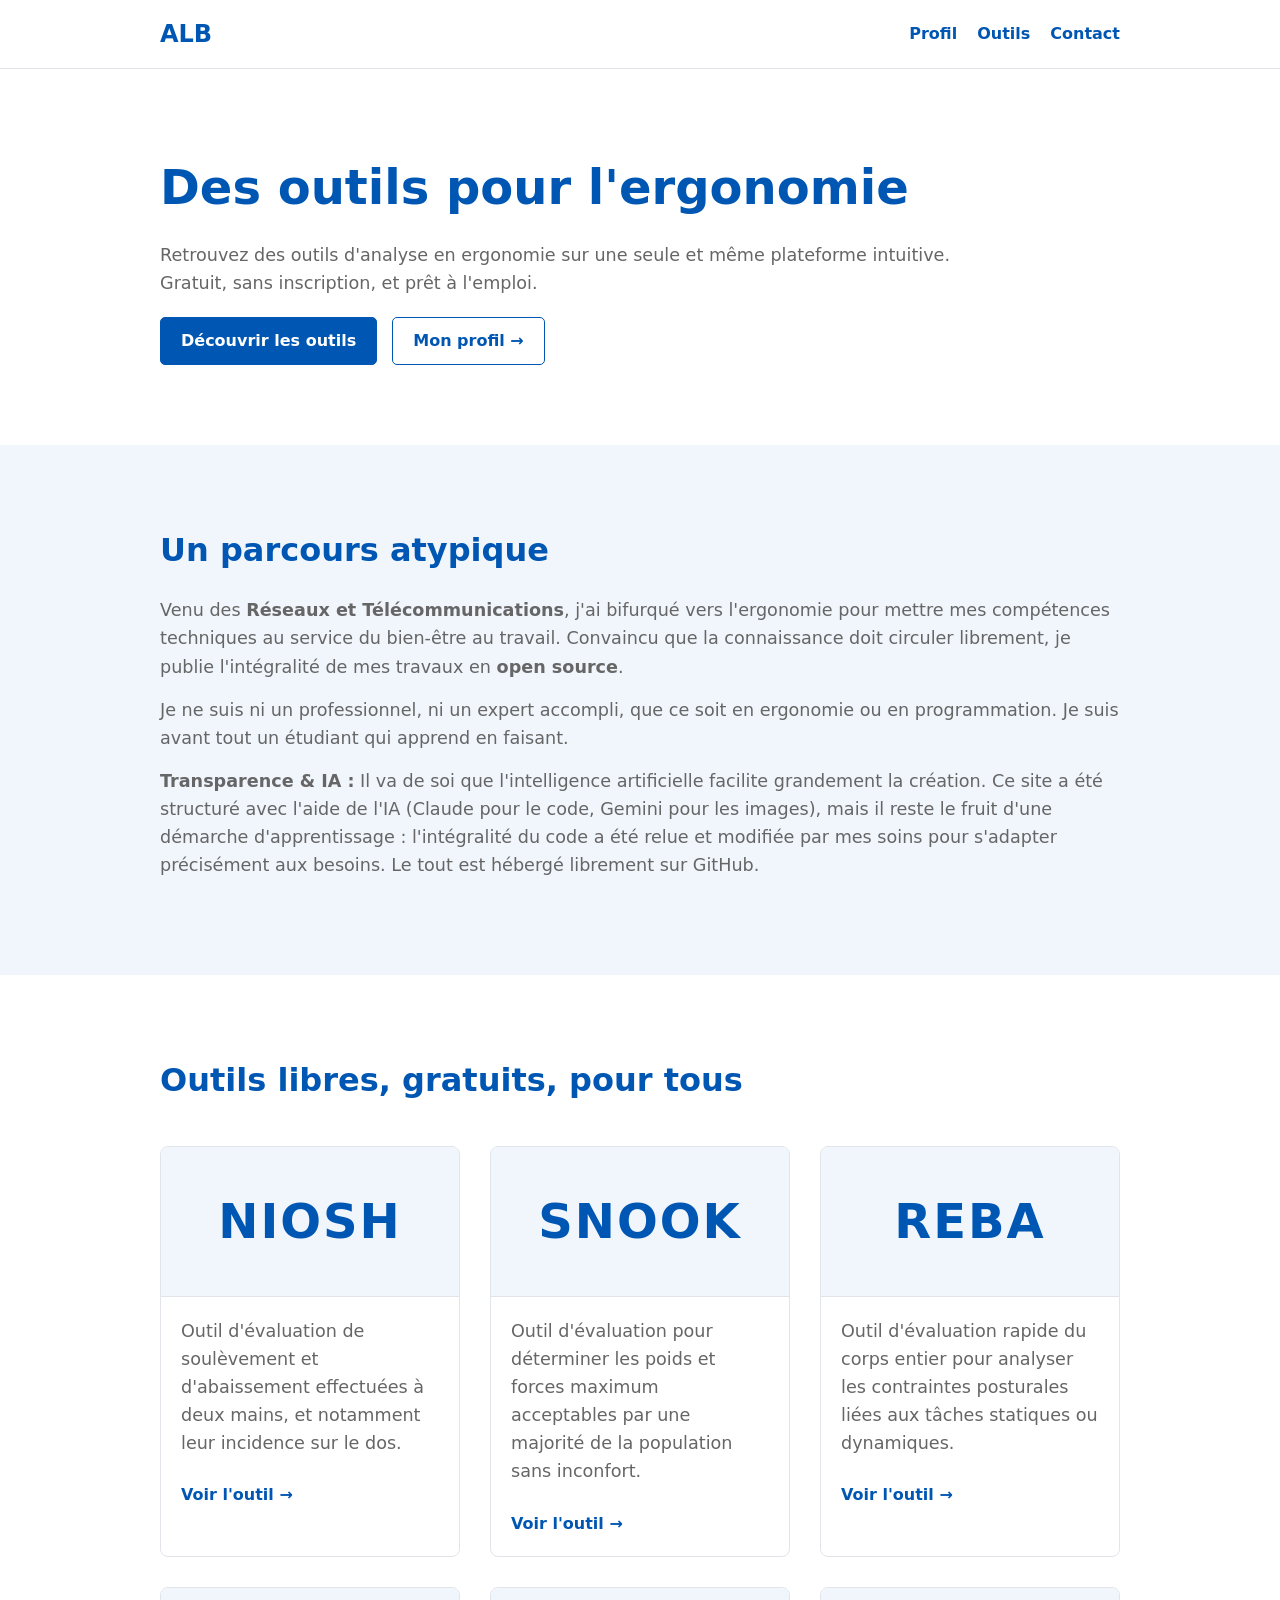
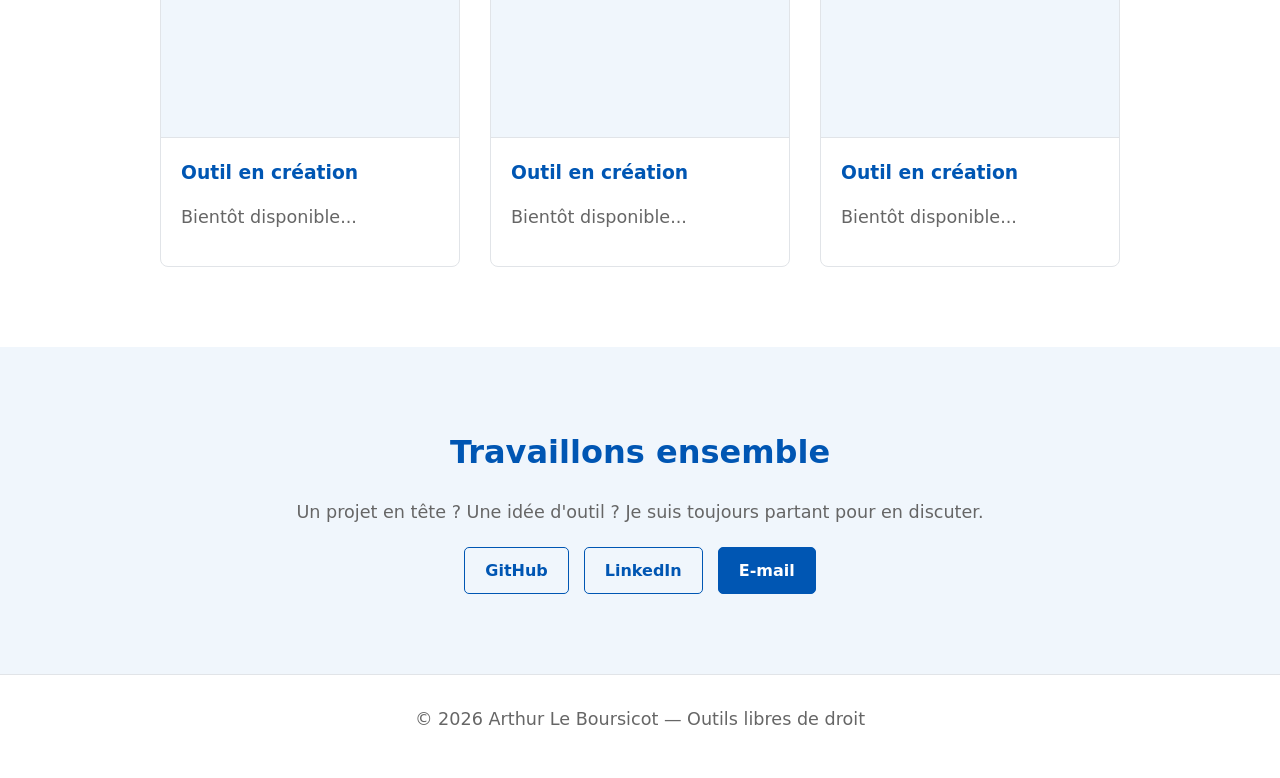
<file: index.html>
<!DOCTYPE html>
<html lang="fr">
<head>
  <meta charset="UTF-8" />
  <meta name="viewport" content="width=device-width, initial-scale=1.0" />
  <title>Arthur Le Boursicot</title>
  <meta name="description" content="Portfolio de Arthur Le Boursicot, basé à Rennes." />
  <link rel="stylesheet" href="css/style.css" />
</head>
<body>

  <header class="header" id="header">
    <nav class="nav container">
      <a href="#" class="nav-logo">ALB</a>
      <button class="nav-toggle" id="nav-toggle">☰ Menu</button>
      <ul class="nav-links" id="nav-links">
        <li><a href="#about" class="nav-link">Profil</a></li>
        <li><a href="#work" class="nav-link">Outils</a></li>
        <li><a href="#contact" class="nav-link">Contact</a></li>
      </ul>
    </nav>
  </header>

  <main>
    <section class="hero" id="home">
      <div class="container reveal">
        <h1 class="hero-title">Des outils pour l'ergonomie</h1>
        <p class="hero-desc">
          Retrouvez des outils d'analyse en ergonomie sur une seule et même plateforme intuitive. 
          <br>Gratuit, sans inscription, et prêt à l'emploi.</br>
        </p>
        <div class="hero-actions">
          <a href="#work" class="btn btn-primary">Découvrir les outils</a>
          <a href="#about" class="btn btn-outline">Mon profil →</a>
        </div>
      </div>
    </section>

    <section class="about bg-light" id="about">
      <div class="container reveal">
        <h2 class="section-title">Un parcours atypique</h2>
        <p>Venu des <strong>Réseaux et Télécommunications</strong>, j'ai bifurqué vers l'ergonomie pour mettre mes compétences techniques au service du bien-être au travail. 
          Convaincu que la connaissance doit circuler librement, je publie l'intégralité de mes travaux en <strong>open source</strong>.</p>
        <p>Je ne suis ni un professionnel, ni un expert accompli, que ce soit en ergonomie ou en programmation. Je suis avant tout un étudiant qui apprend en faisant.</p>
        <p><strong>Transparence & IA :</strong> Il va de soi que l'intelligence artificielle facilite grandement la création. Ce site a été structuré avec l'aide de l'IA 
          (Claude pour le code, Gemini pour les images), mais il reste le fruit d'une démarche d'apprentissage : l'intégralité du code a été relue et modifiée par mes soins pour s'adapter précisément aux besoins. Le tout est hébergé librement sur GitHub.</p>
      </div>
    </section>

    <section class="work" id="work">
      <div class="container reveal">
        <h2 class="section-title">Outils libres, gratuits, pour tous</h2>
        
        <div class="projects-grid">
          <article class="project-card">
            <div class="project-visual" style="font-weight: bold; color: var(--primary-blue); letter-spacing: 2px;">
              NIOSH
            </div>
            <div class="project-info">
              <p>Outil d'évaluation de soulèvement et d'abaissement effectuées à deux mains, et notamment leur incidence sur le dos.</p>
              <a href="./niosh.html" class="project-link">Voir l'outil →</a>
            </div>
          </article>

          <article class="project-card">
            <div class="project-visual" style="font-weight: bold; color: var(--primary-blue); letter-spacing: 2px;">
              SNOOK
            </div>
            <div class="project-info">
              <p>Outil d'évaluation pour déterminer les poids et forces maximum acceptables par une majorité de la population sans inconfort.</p>
              <a href="./snook.html" class="project-link">Voir l'outil →</a>
            </div>
          </article>
          
          <article class="project-card">
            <div class="project-visual" style="font-weight: bold; color: var(--primary-blue); letter-spacing: 2px;">
              REBA
            </div>
            <div class="project-info">
              <p>Outil d'évaluation rapide du corps entier pour analyser les contraintes posturales liées aux tâches statiques ou dynamiques.</p>
              <a href="./reba.html" class="project-link">Voir l'outil →</a>
            </div>
          </article>
          
          <article class="project-card">
            <div class="project-visual"></div>
            <div class="project-info">
              <h3>Outil en création</h3>
              <p>Bientôt disponible...</p>
            </div>
          </article>

          <article class="project-card">
            <div class="project-visual"></div>
            <div class="project-info">
              <h3>Outil en création</h3>
              <p>Bientôt disponible...</p>
            </div>
          </article>

          <article class="project-card">
            <div class="project-visual"></div>
            <div class="project-info">
              <h3>Outil en création</h3>
              <p>Bientôt disponible...</p>
            </div>
          </article>
          
        </div>
      </div>
    </section>

    <section class="contact bg-light" id="contact">
      <div class="container reveal center-text">
        <h2 class="section-title">Travaillons ensemble</h2>
        <p>Un projet en tête ? Une idée d'outil ? Je suis toujours partant pour en discuter.</p>
        <div class="contact-socials">
          <a href="https://github.com" class="btn btn-outline">GitHub</a>
          <a href="https://www.linkedin.com/in/arthur-le-boursicot-ba0514226" class="btn btn-outline">LinkedIn</a>
          <a href="mailto:arthur.leboursicot@gmail.com" class="btn btn-primary">E-mail</a>
        </div>
      </div>
    </section>
  </main>

  <footer class="footer">
    <div class="container">
      <p>© 2026 Arthur Le Boursicot — Outils libres de droit</p>
    </div>
  </footer>

  <script src="js/main.js"></script>
</body>
</html>
</file>
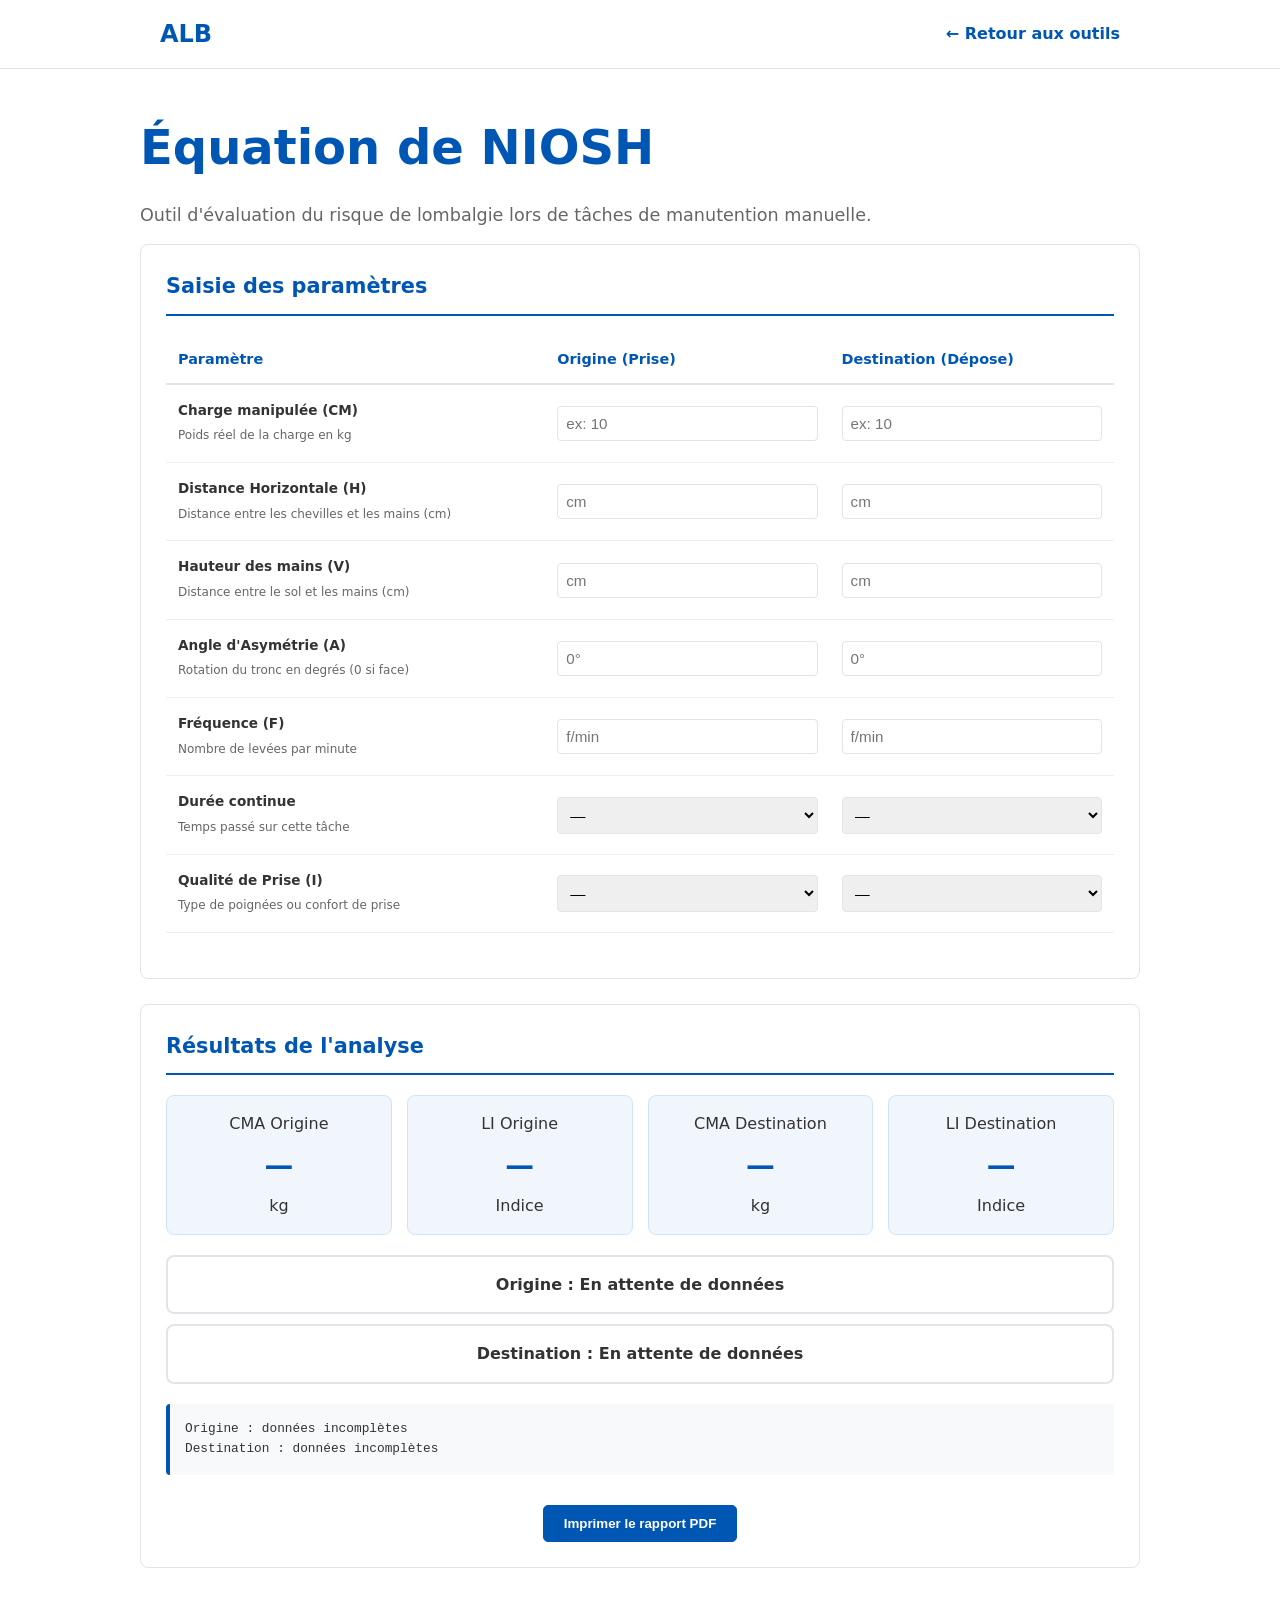
<file: niosh.html>
<!DOCTYPE html>
<html lang="fr">
<head>
  <meta charset="UTF-8" />
  <meta name="viewport" content="width=device-width, initial-scale=1.0" />
  <title>Équation NIOSH — Arthur Le Boursicot</title>
  <link rel="stylesheet" href="css/style.css" />
  <style>
    .niosh-container { padding: 40px 0; }
    .form-box { background: #fff; border: 1px solid var(--border-color); border-radius: 8px; padding: 25px; margin-bottom: 25px; }
    .form-box h3 { border-bottom: 2px solid var(--primary-blue); padding-bottom: 10px; margin-bottom: 20px; font-size: 1.3rem; }
    
    /* Style du Tableau de Saisie */
    .input-table { width: 100%; border-collapse: collapse; margin-bottom: 20px; }
    .input-table th { text-align: left; padding: 12px; border-bottom: 2px solid var(--border-color); color: var(--primary-blue); font-size: 0.9rem; }
    .input-table td { padding: 15px 12px; border-bottom: 1px solid #eee; vertical-align: middle; }
    .input-table tr:hover { background-color: #fcfdfe; }
    
    .param-info { font-size: 0.85rem; font-weight: bold; color: var(--text-dark); display: block; }
    .param-desc { font-size: 0.75rem; color: var(--text-gray); font-weight: normal; }
    
    .field input, .field select { width: 100%; padding: 8px; border: 1px solid var(--border-color); border-radius: 4px; font-size: 0.95rem; }
    .field input:focus { border-color: var(--primary-blue); outline: none; box-shadow: 0 0 0 2px var(--light-blue); }

    /* Résultats */
    .grid-4 { display: grid; grid-template-columns: repeat(auto-fit, minmax(200px, 1fr)); gap: 15px; }
    .result-chip { background: var(--bg-light); padding: 15px; border-radius: 8px; text-align: center; border: 1px solid var(--light-blue); }
    .result-val { font-size: 1.8rem; font-weight: bold; color: var(--primary-blue); margin: 5px 0; }
    .verdict-box { padding: 15px; text-align: center; border-radius: 8px; border: 2px solid var(--border-color); margin-top: 10px; font-weight: bold; }
    .formula { background: #f8f9fa; padding: 15px; font-family: monospace; font-size: 0.8rem; border-radius: 4px; border-left: 4px solid var(--primary-blue); margin-top: 20px; }

    @media (max-width: 768px) {
      .input-table, .input-table tr, .input-table td, .input-table th { display: block; width: 100%; }
      .input-table th { display: none; }
      .input-table td { border-bottom: none; padding: 10px 5px; }
      .input-table tr { border-bottom: 2px solid var(--bg-light); padding: 15px 0; }
      .input-table td::before { content: attr(data-label); font-weight: bold; color: var(--primary-blue); display: block; margin-bottom: 5px; font-size: 0.8rem; }
    }
  </style>
</head>
<body>

  <header class="header">
    <nav class="nav container">
      <a href="index.html" class="nav-logo">ALB</a>
      <a href="index.html" class="nav-link">← Retour aux outils</a>
    </nav>
  </header>

  <main class="container niosh-container">
    <h1 class="hero-title">Équation de NIOSH</h1>
    <p>Outil d'évaluation du risque de lombalgie lors de tâches de manutention manuelle.</p>

    <div class="form-box">
      <h3>Saisie des paramètres</h3>
      <table class="input-table">
        <thead>
          <tr>
            <th style="width: 40%;">Paramètre</th>
            <th style="width: 30%;">Origine (Prise)</th>
            <th style="width: 30%;">Destination (Dépose)</th>
          </tr>
        </thead>
        <tbody>
          <tr>
            <td>
              <span class="param-info">Charge manipulée (CM)</span>
              <span class="param-desc">Poids réel de la charge en kg</span>
            </td>
            <td data-label="Origine" class="field"><input type="number" id="cm_o" step="0.1" oninput="calc()" placeholder="ex: 10"></td>
            <td data-label="Destination" class="field"><input type="number" id="cm_d" step="0.1" oninput="calc()" placeholder="ex: 10"></td>
          </tr>
          <tr>
            <td>
              <span class="param-info">Distance Horizontale (H)</span>
              <span class="param-desc">Distance entre les chevilles et les mains (cm)</span>
            </td>
            <td data-label="Origine" class="field"><input type="number" id="h_o" oninput="calc()" placeholder="cm"></td>
            <td data-label="Destination" class="field"><input type="number" id="h_d" oninput="calc()" placeholder="cm"></td>
          </tr>
          <tr>
            <td>
              <span class="param-info">Hauteur des mains (V)</span>
              <span class="param-desc">Distance entre le sol et les mains (cm)</span>
            </td>
            <td data-label="Origine" class="field"><input type="number" id="v_o" oninput="calc()" placeholder="cm"></td>
            <td data-label="Destination" class="field"><input type="number" id="v_d" oninput="calc()" placeholder="cm"></td>
          </tr>
          <tr>
            <td>
              <span class="param-info">Angle d'Asymétrie (A)</span>
              <span class="param-desc">Rotation du tronc en degrés (0 si face)</span>
            </td>
            <td data-label="Origine" class="field"><input type="number" id="a_o" oninput="calc()" placeholder="0°"></td>
            <td data-label="Destination" class="field"><input type="number" id="a_d" oninput="calc()" placeholder="0°"></td>
          </tr>
          <tr>
            <td>
              <span class="param-info">Fréquence (F)</span>
              <span class="param-desc">Nombre de levées par minute</span>
            </td>
            <td data-label="Origine" class="field"><input type="number" id="f_o" step="0.1" oninput="calc()" placeholder="f/min"></td>
            <td data-label="Destination" class="field"><input type="number" id="f_d" step="0.1" oninput="calc()" placeholder="f/min"></td>
          </tr>
          <tr>
            <td>
              <span class="param-info">Durée continue</span>
              <span class="param-desc">Temps passé sur cette tâche</span>
            </td>
            <td data-label="Origine" class="field">
              <select id="d_o" oninput="calc()">
                <option value="">—</option>
                <option value="1">≤ 1 h</option>
                <option value="2">> 1 h ≤ 2 h</option>
                <option value="8">> 2 h ≤ 8 h</option>
              </select>
            </td>
            <td data-label="Destination" class="field">
              <select id="d_d" oninput="calc()">
                <option value="">—</option>
                <option value="1">≤ 1 h</option>
                <option value="2">> 1 h ≤ 2 h</option>
                <option value="8">> 2 h ≤ 8 h</option>
              </select>
            </td>
          </tr>
          <tr>
            <td>
              <span class="param-info">Qualité de Prise (I)</span>
              <span class="param-desc">Type de poignées ou confort de prise</span>
            </td>
            <td data-label="Origine" class="field">
              <select id="i_o" oninput="calc()">
                <option value="">—</option>
                <option value="B">Bonne (Poignées)</option>
                <option value="A">Acceptable</option>
                <option value="M">Mauvaise (Glissant)</option>
              </select>
            </td>
            <td data-label="Destination" class="field">
              <select id="i_d" oninput="calc()">
                <option value="">—</option>
                <option value="B">Bonne (Poignées)</option>
                <option value="A">Acceptable</option>
                <option value="M">Mauvaise (Glissant)</option>
              </select>
            </td>
          </tr>
        </tbody>
      </table>
    </div>

    <div class="form-box">
      <h3>Résultats de l'analyse</h3>
      <div class="grid-4">
        <div class="result-chip">CMA Origine<div class="result-val" id="r_cma_o">—</div>kg</div>
        <div class="result-chip">LI Origine<div class="result-val" id="r_li_o">—</div>Indice</div>
        <div class="result-chip">CMA Destination<div class="result-val" id="r_cma_d">—</div>kg</div>
        <div class="result-chip">LI Destination<div class="result-val" id="r_li_d">—</div>Indice</div>
      </div>

      <div class="grid-2" style="margin-top: 20px;">
        <div class="verdict-box" id="panel_o">Origine : <span id="verdict_o">En attente</span></div>
        <div class="verdict-box" id="panel_d">Destination : <span id="verdict_d">En attente</span></div>
      </div>

      <div class="formula" id="formula_box">Remplissez les champs pour voir le détail du calcul.</div>
      
      <div style="text-align: center; margin-top: 30px;">
        <button class="btn btn-primary" onclick="window.print()">Imprimer le rapport PDF</button>
      </div>
    </div>
  </main>

  <script>
    /* LOGIQUE DE CALCUL */
    const TB=[[0.2,1,1,0.95,0.95,0.85,0.85],[0.5,0.97,0.97,0.92,0.92,0.81,0.81],[1,0.94,0.94,0.88,0.88,0.75,0.75],[2,0.91,0.91,0.84,0.84,0.65,0.65],[3,0.88,0.88,0.79,0.79,0.55,0.55],[4,0.84,0.84,0.72,0.72,0.45,0.45],[5,0.8,0.8,0.6,0.6,0.35,0.35],[6,0.75,0.75,0.5,0.5,0.27,0.27],[7,0.7,0.7,0.42,0.42,0.22,0.22],[8,0.6,0.6,0.35,0.35,0.18,0.18],[9,0.52,0.52,0.3,0.3,0,0.15],[10,0.45,0.45,0.26,0.26,0,0.13],[11,0.41,0.41,0,0.23,0,0],[12,0.37,0.37,0,0.21,0,0],[13,0,0.34,0,0,0,0],[14,0,0.31,0,0,0,0],[15,0,0.28,0,0,0,0],[999,0,0,0,0,0,0]];
    function getFF(f,d,v){if(f===null||d===null)return null;const vge=v>=30?1:0;let col;if(d<=1)col=1+vge;else if(d<=2)col=3+vge;else col=5+vge;for(let i=0;i<TB.length;i++){if(f<=TB[i][0])return TB[i][col];}return 0;}
    function getFI(p,v){if(!p)return null;if(p==='B')return 1;if(p==='A')return v>=75?1:0.95;if(p==='M')return 0.9;return null;}
    function g(id){return document.getElementById(id);}
    function num(id){const v=parseFloat(g(id).value);return isNaN(v)?null:v;}
    function fmt(n,d=2){if(n===null||!isFinite(n))return '—';return n.toFixed(d).replace('.',',');}
    function factors(s){const h=num('h_'+s),v=num('v_'+s),a=num('a_'+s),f=num('f_'+s),d=g('d_'+s).value?parseFloat(g('d_'+s).value):null,i=g('i_'+s).value;const fh=h!==null&&h>0?Math.min(1,25/h):null,fv=v!==null?Math.max(0,1-0.003*Math.abs(v-75)):null,fa=a!==null?Math.max(0,1-0.0032*a):null,ff=(f!==null&&d!==null)?getFF(f,d,v!==null?v:0):null,fi=i?getFI(i,v!==null?v:0):null;return{h,v,a,f,d,fh,fv,fa,ff,fi};}
    
    function setPanel(pid,vid,li){
      const p=g(pid),ve=g(vid);
      if(li===null||!isFinite(li)){p.style.borderColor='var(--border-color)';ve.textContent='En attente de données';ve.style.color='';return;}
      let col,txt;
      if(li<=1){col='#1a7a3e';txt='Tâche acceptable';}else if(li<=3){col='#b84e10';txt='Risque de lombalgie';}else{col='#9b1c1c';txt='Danger immédiat';}
      p.style.borderColor=col;ve.textContent=txt;ve.style.color=col;
    }

    function calc(){
      const fo=factors('o'),fd=factors('d');
      const D=(fo.v!==null&&fd.v!==null)?Math.abs(fd.v-fo.v):null;
      const fdv=D!==null?(D>0?Math.min(1,0.82+4.5/D):1):null;
      const cm_o=num('cm_o');let cma_o=null,li_o=null;
      if(fo.fh!==null&&fo.fv!==null&&fo.fa!==null&&fo.ff!==null&&fo.fi!==null&&fdv!==null){cma_o=23*fo.fh*fo.fv*fdv*fo.fa*fo.ff*fo.fi;if(cm_o!==null&&cm_o>0&&cma_o>0)li_o=cm_o/cma_o;}
      const cm_d=num('cm_d');let cma_d=null,li_d=null;
      if(fd.fh!==null&&fd.fv!==null&&fd.fa!==null&&fd.ff!==null&&fd.fi!==null&&fdv!==null){cma_d=23*fd.fh*fd.fv*fdv*fd.fa*fd.ff*fd.fi;if(cm_d!==null&&cm_d>0&&cma_d>0)li_d=cm_d/cma_d;}

      g('r_cma_o').textContent=cma_o!==null?fmt(cma_o,1):'—';
      g('r_li_o').textContent=li_o!==null?fmt(li_o,2):'—';
      g('r_cma_d').textContent=cma_d!==null?fmt(cma_d,1):'—';
      g('r_li_d').textContent=li_d!==null?fmt(li_d,2):'—';

      setPanel('panel_o','verdict_o',li_o);
      setPanel('panel_d','verdict_d',li_d);

      const str_o=cma_o!==null?'Origine: CMA = 23 × '+fmt(fo.fh)+' × '+fmt(fo.fv)+' × '+fmt(fdv)+' × '+fmt(fo.fa)+' × '+fmt(fo.ff)+' × '+fmt(fo.fi)+' = '+fmt(cma_o,2)+' kg':'Origine : données incomplètes';
      const str_d=cma_d!==null?'Destination: CMA = 23 × '+fmt(fd.fh)+' × '+fmt(fd.fv)+' × '+fmt(fdv)+' × '+fmt(fd.fa)+' × '+fmt(fd.ff)+' × '+fmt(fd.fi)+' = '+fmt(cma_d,2)+' kg':'Destination : données incomplètes';
      g('formula_box').innerHTML=str_o+'<br>'+str_d;
    }
    calc();
  </script>
</body>
</html>
</file>
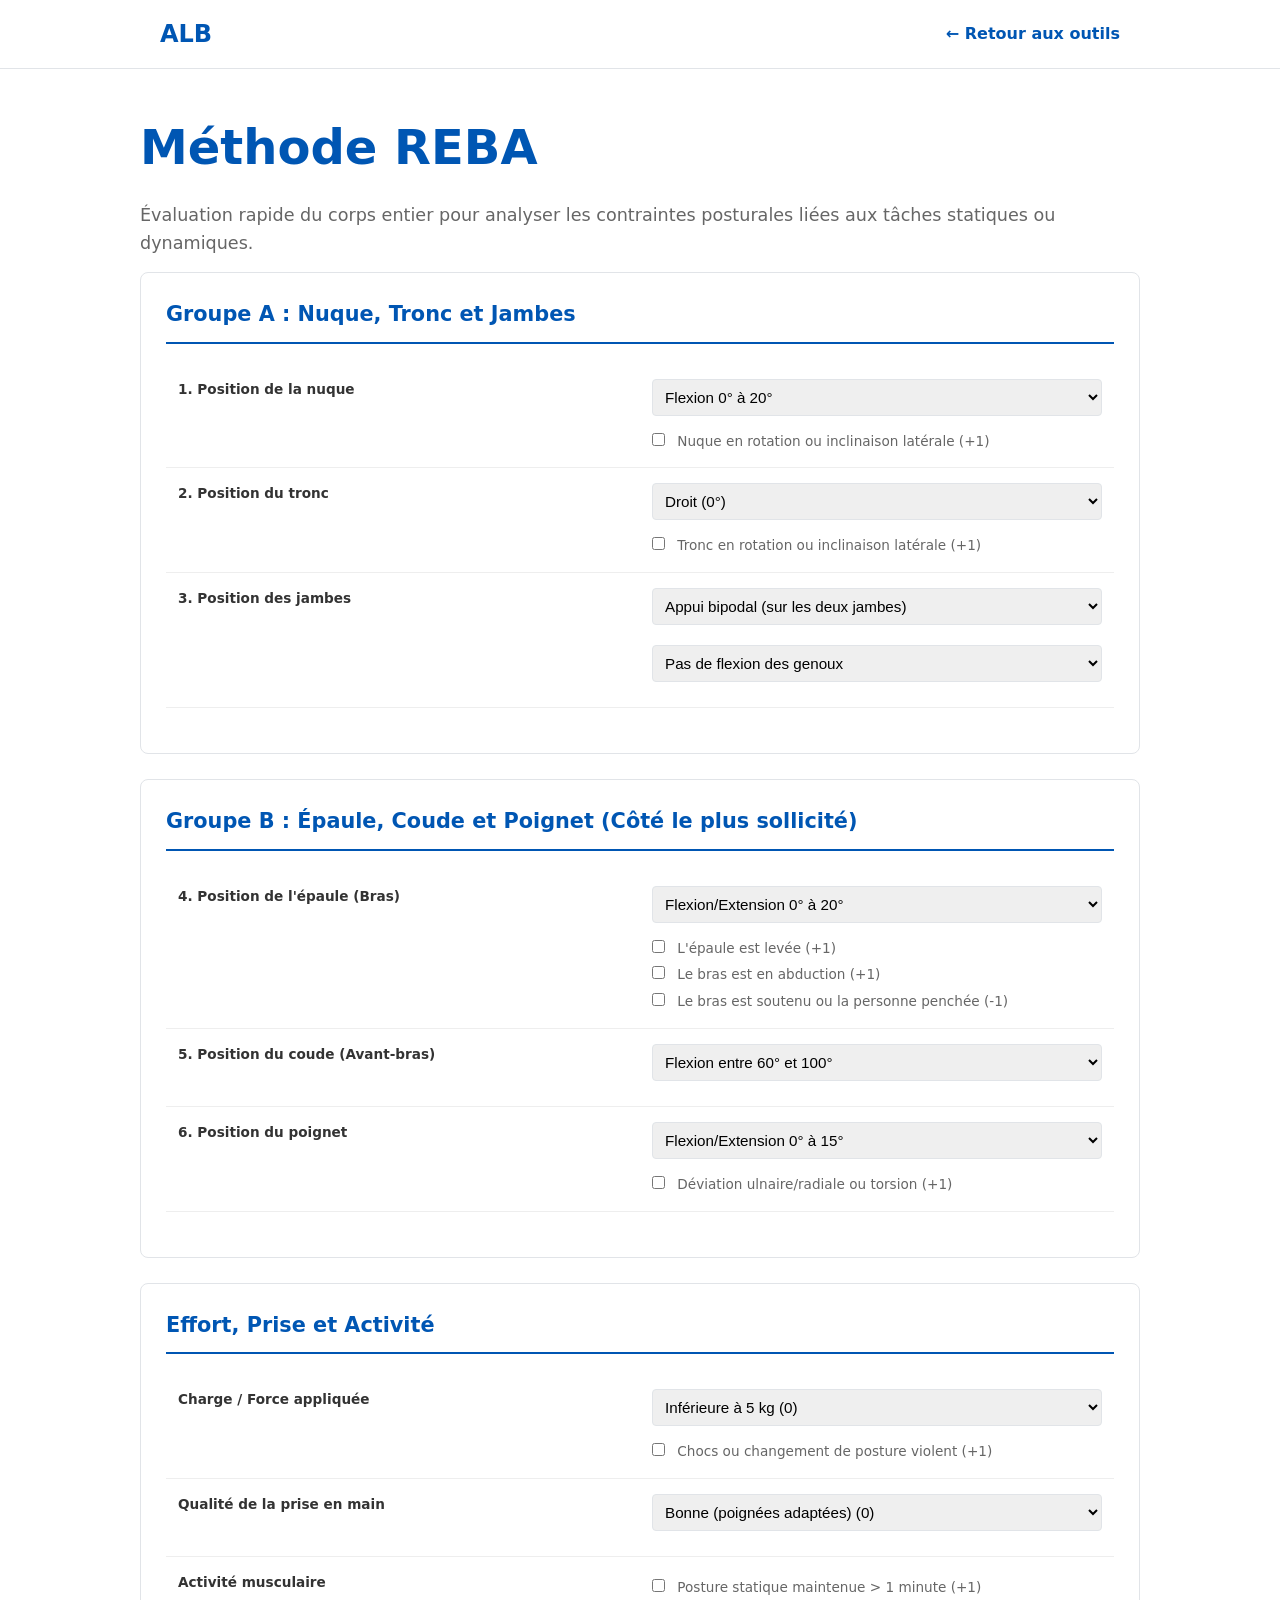
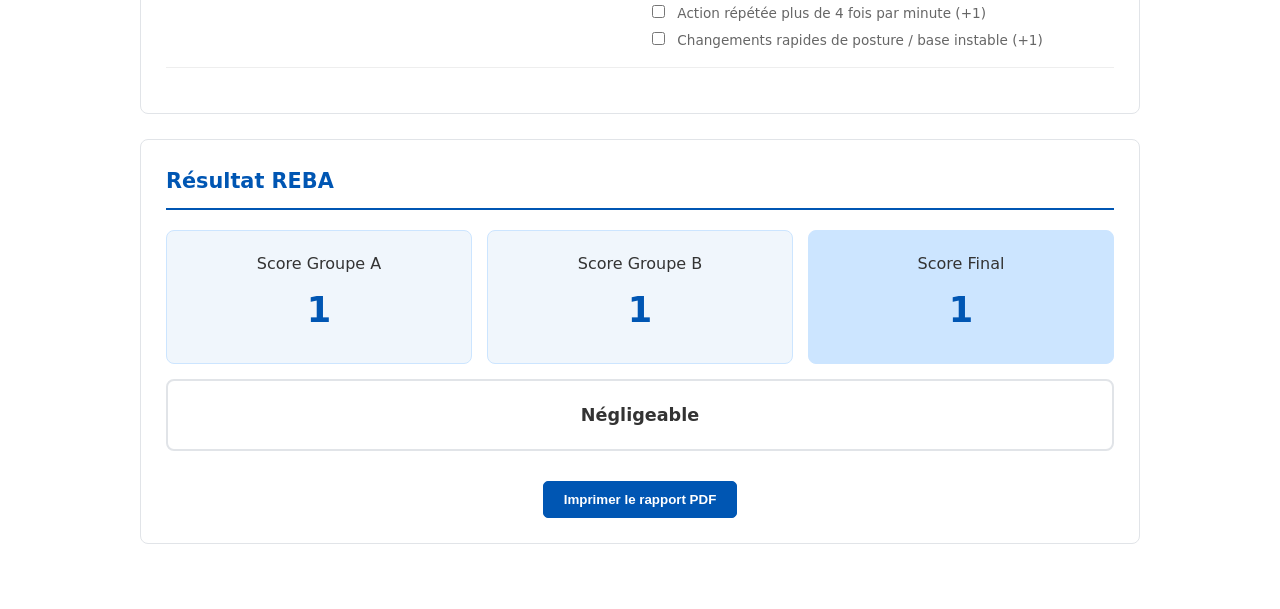
<file: reba.html>
<!DOCTYPE html>
<html lang="fr">
<head>
  <meta charset="UTF-8" />
  <meta name="viewport" content="width=device-width, initial-scale=1.0" />
  <title>Méthode REBA — Arthur Le Boursicot</title>
  <link rel="stylesheet" href="./css/style.css" />
  <style>
    .reba-container { padding: 40px 0; }
    .form-box { background: #fff; border: 1px solid var(--border-color); border-radius: 8px; padding: 25px; margin-bottom: 25px; }
    .form-box h3 { border-bottom: 2px solid var(--primary-blue); padding-bottom: 10px; margin-bottom: 20px; font-size: 1.3rem; }
    
    .input-table { width: 100%; border-collapse: collapse; margin-bottom: 20px; }
    .input-table th { text-align: left; padding: 12px; border-bottom: 2px solid var(--border-color); color: var(--primary-blue); font-size: 0.9rem; }
    .input-table td { padding: 15px 12px; border-bottom: 1px solid #eee; vertical-align: top; }
    .input-table tr:hover { background-color: #fcfdfe; }
    
    .param-info { font-size: 0.85rem; font-weight: bold; color: var(--text-dark); display: block; margin-bottom: 5px; }
    
    .field select { width: 100%; padding: 8px; border: 1px solid var(--border-color); border-radius: 4px; font-size: 0.95rem; margin-bottom: 10px; }
    .field select:focus { border-color: var(--primary-blue); outline: none; box-shadow: 0 0 0 2px var(--light-blue); }
    .field label { display: block; font-size: 0.85rem; color: var(--text-gray); margin-top: 5px; cursor: pointer; }
    .field input[type="checkbox"] { margin-right: 8px; }

    .grid-3 { display: grid; grid-template-columns: repeat(auto-fit, minmax(200px, 1fr)); gap: 15px; }
    .result-chip { background: var(--bg-light); padding: 20px; border-radius: 8px; text-align: center; border: 1px solid var(--light-blue); }
    .result-val { font-size: 2.2rem; font-weight: bold; color: var(--primary-blue); margin: 5px 0; }
    .verdict-box { padding: 20px; text-align: center; border-radius: 8px; border: 2px solid var(--border-color); margin-top: 15px; font-weight: bold; font-size: 1.1rem; }
    
    @media (max-width: 768px) {
      .input-table, .input-table tr, .input-table td { display: block; width: 100%; }
      .input-table td { border-bottom: 1px solid #eee; }
    }
  </style>
</head>
<body>

  <header class="header">
    <nav class="nav container">
      <a href="index.html" class="nav-logo">ALB</a>
      <a href="index.html" class="nav-link">← Retour aux outils</a>
    </nav>
  </header>

  <main class="container reba-container">
    <h1 class="hero-title">Méthode REBA</h1>
    <p>Évaluation rapide du corps entier pour analyser les contraintes posturales liées aux tâches statiques ou dynamiques.</p>

    <div class="form-box">
      <h3>Groupe A : Nuque, Tronc et Jambes</h3>
      <table class="input-table">
        <tbody>
          <tr>
            <td style="width: 50%;">
              <span class="param-info">1. Position de la nuque</span>
            </td>
            <td class="field">
              <select id="neck_pos" onchange="calc()">
                <option value="1">Flexion 0° à 20°</option>
                <option value="2">Flexion > 20° ou Extension</option>
              </select>
              <label><input type="checkbox" id="neck_twist" onchange="calc()"> Nuque en rotation ou inclinaison latérale (+1)</label>
            </td>
          </tr>
          <tr>
            <td>
              <span class="param-info">2. Position du tronc</span>
            </td>
            <td class="field">
              <select id="trunk_pos" onchange="calc()">
                <option value="1">Droit (0°)</option>
                <option value="2">Flexion 0° à 20° ou Extension 0° à 20°</option>
                <option value="3">Flexion 20° à 60° ou Extension > 20°</option>
                <option value="4">Flexion > 60°</option>
              </select>
              <label><input type="checkbox" id="trunk_twist" onchange="calc()"> Tronc en rotation ou inclinaison latérale (+1)</label>
            </td>
          </tr>
          <tr>
            <td>
              <span class="param-info">3. Position des jambes</span>
            </td>
            <td class="field">
              <select id="legs_pos" onchange="calc()">
                <option value="1">Appui bipodal (sur les deux jambes)</option>
                <option value="2">Appui monopodal (sur une jambe)</option>
              </select>
              <select id="legs_flex" onchange="calc()" style="margin-top: 10px;">
                <option value="0">Pas de flexion des genoux</option>
                <option value="1">Flexion des genoux entre 30° et 60° (+1)</option>
                <option value="2">Flexion des genoux > 60° (+2)</option>
              </select>
            </td>
          </tr>
        </tbody>
      </table>
    </div>

    <div class="form-box">
      <h3>Groupe B : Épaule, Coude et Poignet (Côté le plus sollicité)</h3>
      <table class="input-table">
        <tbody>
          <tr>
            <td style="width: 50%;">
              <span class="param-info">4. Position de l'épaule (Bras)</span>
            </td>
            <td class="field">
              <select id="shoulder_pos" onchange="calc()">
                <option value="1">Flexion/Extension 0° à 20°</option>
                <option value="2">Flexion 20° à 45° ou Extension > 20°</option>
                <option value="3">Flexion 45° à 90°</option>
                <option value="4">Flexion > 90°</option>
              </select>
              <label><input type="checkbox" id="shoulder_raised" onchange="calc()"> L'épaule est levée (+1)</label>
              <label><input type="checkbox" id="shoulder_abd" onchange="calc()"> Le bras est en abduction (+1)</label>
              <label><input type="checkbox" id="shoulder_sup" onchange="calc()"> Le bras est soutenu ou la personne penchée (-1)</label>
            </td>
          </tr>
          <tr>
            <td>
              <span class="param-info">5. Position du coude (Avant-bras)</span>
            </td>
            <td class="field">
              <select id="elbow_pos" onchange="calc()">
                <option value="1">Flexion entre 60° et 100°</option>
                <option value="2">Flexion < 60° ou > 100°</option>
              </select>
            </td>
          </tr>
          <tr>
            <td>
              <span class="param-info">6. Position du poignet</span>
            </td>
            <td class="field">
              <select id="wrist_pos" onchange="calc()">
                <option value="1">Flexion/Extension 0° à 15°</option>
                <option value="2">Flexion/Extension > 15°</option>
              </select>
              <label><input type="checkbox" id="wrist_twist" onchange="calc()"> Déviation ulnaire/radiale ou torsion (+1)</label>
            </td>
          </tr>
        </tbody>
      </table>
    </div>

    <div class="form-box">
      <h3>Effort, Prise et Activité</h3>
      <table class="input-table">
        <tbody>
          <tr>
            <td style="width: 50%;"><span class="param-info">Charge / Force appliquée</span></td>
            <td class="field">
              <select id="force" onchange="calc()">
                <option value="0">Inférieure à 5 kg (0)</option>
                <option value="1">Entre 5 kg et 10 kg (+1)</option>
                <option value="2">Supérieure à 10 kg (+2)</option>
              </select>
              <label><input type="checkbox" id="force_shock" onchange="calc()"> Chocs ou changement de posture violent (+1)</label>
            </td>
          </tr>
          <tr>
            <td><span class="param-info">Qualité de la prise en main</span></td>
            <td class="field">
              <select id="coupling" onchange="calc()">
                <option value="0">Bonne (poignées adaptées) (0)</option>
                <option value="1">Acceptable (+1)</option>
                <option value="2">Difficile mais possible (+2)</option>
                <option value="3">Inadéquate ou dangereuse (+3)</option>
              </select>
            </td>
          </tr>
          <tr>
            <td><span class="param-info">Activité musculaire</span></td>
            <td class="field">
              <label><input type="checkbox" id="act_static" onchange="calc()"> Posture statique maintenue > 1 minute (+1)</label>
              <label><input type="checkbox" id="act_rep" onchange="calc()"> Action répétée plus de 4 fois par minute (+1)</label>
              <label><input type="checkbox" id="act_instable" onchange="calc()"> Changements rapides de posture / base instable (+1)</label>
            </td>
          </tr>
        </tbody>
      </table>
    </div>

    <div class="form-box">
      <h3>Résultat REBA</h3>
      
      <div class="grid-3">
        <div class="result-chip">Score Groupe A<div class="result-val" id="res_a">1</div></div>
        <div class="result-chip">Score Groupe B<div class="result-val" id="res_b">1</div></div>
        <div class="result-chip" style="background: var(--light-blue);">Score Final<div class="result-val" id="res_final">1</div></div>
      </div>

      <div class="verdict-box" id="verdict_box">
        <span id="verdict_text">Négligeable</span>
      </div>

      <div style="text-align: center; margin-top: 30px;">
        <button class="btn btn-primary" onclick="window.print()">Imprimer le rapport PDF</button>
      </div>
    </div>
  </main>

  <script>
    // Matrices officielles REBA d'après le document [cite: 266, 237, 304, 264]
    
    // Table A: [Tronc 1-5][Nuque 1-3][Jambes 1-4] [cite: 304]
    const tableA = [
      [[1,2,3,4], [2,3,4,5], [3,4,5,6]],
      [[2,3,4,5], [3,4,5,6], [4,5,6,7]],
      [[2,4,5,6], [3,5,6,7], [4,6,7,8]],
      [[3,5,6,7], [4,6,7,8], [5,7,8,9]],
      [[4,6,7,8], [5,7,8,9], [6,8,9,9]]
    ];

    // Table B: [Epaule 1-6][Coude 1-2][Poignet 1-3] [cite: 237]
    const tableB = [
      [[1,2,2], [1,2,3]],
      [[1,2,3], [2,3,4]],
      [[3,4,5], [4,5,5]],
      [[4,5,5], [5,6,7]],
      [[5,6,7], [6,7,8]],
      [[7,8,8], [8,9,9]]
    ];

    // Table C: [ScoreA 1-12][ScoreB 1-12] [cite: 266]
    const tableC = [
      [1,1,1,2,3,3,4,5,6,7,7,7],
      [1,2,2,3,4,4,5,6,6,7,7,8],
      [2,3,3,3,4,5,6,7,7,8,8,8],
      [3,4,4,4,5,6,7,8,8,9,9,9],
      [4,4,4,5,6,7,8,8,9,9,9,9],
      [6,6,6,7,8,8,9,9,10,10,10,10],
      [7,7,7,8,9,9,9,10,10,11,11,11],
      [8,8,8,9,10,10,10,10,10,11,11,11],
      [9,9,9,10,10,10,11,11,11,12,12,12],
      [10,10,10,11,11,11,11,12,12,12,12,12],
      [11,11,11,11,12,12,12,12,12,12,12,12],
      [12,12,12,12,12,12,12,12,12,12,12,12]
    ];

    function calc() {
      // 1. Calcul Groupe A (Nuque, Tronc, Jambes) [cite: 228]
      let neck = parseInt(document.getElementById('neck_pos').value) + (document.getElementById('neck_twist').checked ? 1 : 0);
      if(neck > 3) neck = 3; [cite: 304]

      let trunk = parseInt(document.getElementById('trunk_pos').value) + (document.getElementById('trunk_twist').checked ? 1 : 0);
      if(trunk > 5) trunk = 5; [cite: 304]

      let legs = parseInt(document.getElementById('legs_pos').value) + parseInt(document.getElementById('legs_flex').value);
      if(legs > 4) legs = 4; [cite: 304]

      let scoreA = tableA[trunk-1][neck-1][legs-1]; [cite: 294]
      let force = parseInt(document.getElementById('force').value) + (document.getElementById('force_shock').checked ? 1 : 0); [cite: 325, 328, 329]
      let scoreA_adj = scoreA + force; [cite: 333]
      if(scoreA_adj > 12) scoreA_adj = 12;

      // 2. Calcul Groupe B (Epaule, Coude, Poignet) [cite: 236]
      let shoulder = parseInt(document.getElementById('shoulder_pos').value) 
                   + (document.getElementById('shoulder_raised').checked ? 1 : 0) [cite: 252]
                   + (document.getElementById('shoulder_abd').checked ? 1 : 0) [cite: 253]
                   - (document.getElementById('shoulder_sup').checked ? 1 : 0); [cite: 259]
      if(shoulder < 1) shoulder = 1;
      if(shoulder > 6) shoulder = 6; [cite: 237]

      let elbow = parseInt(document.getElementById('elbow_pos').value);

      let wrist = parseInt(document.getElementById('wrist_pos').value) + (document.getElementById('wrist_twist').checked ? 1 : 0); [cite: 292]
      if(wrist > 3) wrist = 3; [cite: 237]

      let scoreB = tableB[shoulder-1][elbow-1][wrist-1]; [cite: 301]
      let coupling = parseInt(document.getElementById('coupling').value); [cite: 307]
      let scoreB_adj = scoreB + coupling; [cite: 320]
      if(scoreB_adj > 12) scoreB_adj = 12;

      // 3. Score Final (Table C + Activité)
      let scoreC = tableC[scoreA_adj-1][scoreB_adj-1]; [cite: 298]
      let activity = (document.getElementById('act_static').checked ? 1 : 0) [cite: 311]
                   + (document.getElementById('act_rep').checked ? 1 : 0) [cite: 315]
                   + (document.getElementById('act_instable').checked ? 1 : 0); [cite: 316]
                   
      let finalScore = scoreC + activity; [cite: 331]
      if(finalScore > 15) finalScore = 15;

      // 4. Affichage
      document.getElementById('res_a').textContent = scoreA_adj;
      document.getElementById('res_b').textContent = scoreB_adj;
      document.getElementById('res_final').textContent = finalScore;

      // Interprétation du risque [cite: 340]
      let vBox = document.getElementById('verdict_box');
      let vText = document.getElementById('verdict_text');

      if(finalScore === 1) {
        vBox.style.borderColor = '#1a7a3e'; vBox.style.color = '#1a7a3e';
        vText.innerHTML = "Risque négligeable<br><span style='font-size:0.9rem; font-weight:normal;'>Pas d'action nécessaire.</span>"; [cite: 341]
      } else if(finalScore <= 3) {
        vBox.style.borderColor = '#7a6c1a'; vBox.style.color = '#7a6c1a';
        vText.innerHTML = "Risque faible<br><span style='font-size:0.9rem; font-weight:normal;'>Un changement peut être nécessaire.</span>"; [cite: 341]
      } else if(finalScore <= 7) {
        vBox.style.borderColor = '#b84e10'; vBox.style.color = '#b84e10';
        vText.innerHTML = "Risque moyen<br><span style='font-size:0.9rem; font-weight:normal;'>Vigilance, des améliorations à envisager.</span>"; [cite: 342]
      } else if(finalScore <= 10) {
        vBox.style.borderColor = '#9b1c1c'; vBox.style.color = '#9b1c1c';
        vText.innerHTML = "Risque élevé<br><span style='font-size:0.9rem; font-weight:normal;'>Des améliorations sont nécessaires.</span>"; [cite: 343]
      } else {
        vBox.style.borderColor = '#660000'; vBox.style.color = '#660000';
        vText.innerHTML = "Risque très élevé<br><span style='font-size:0.9rem; font-weight:normal;'>Intervention immédiate exigée !</span>"; [cite: 344]
      }
    }

    // Initialisation
    calc();
  </script>
</body>
</html>
</file>
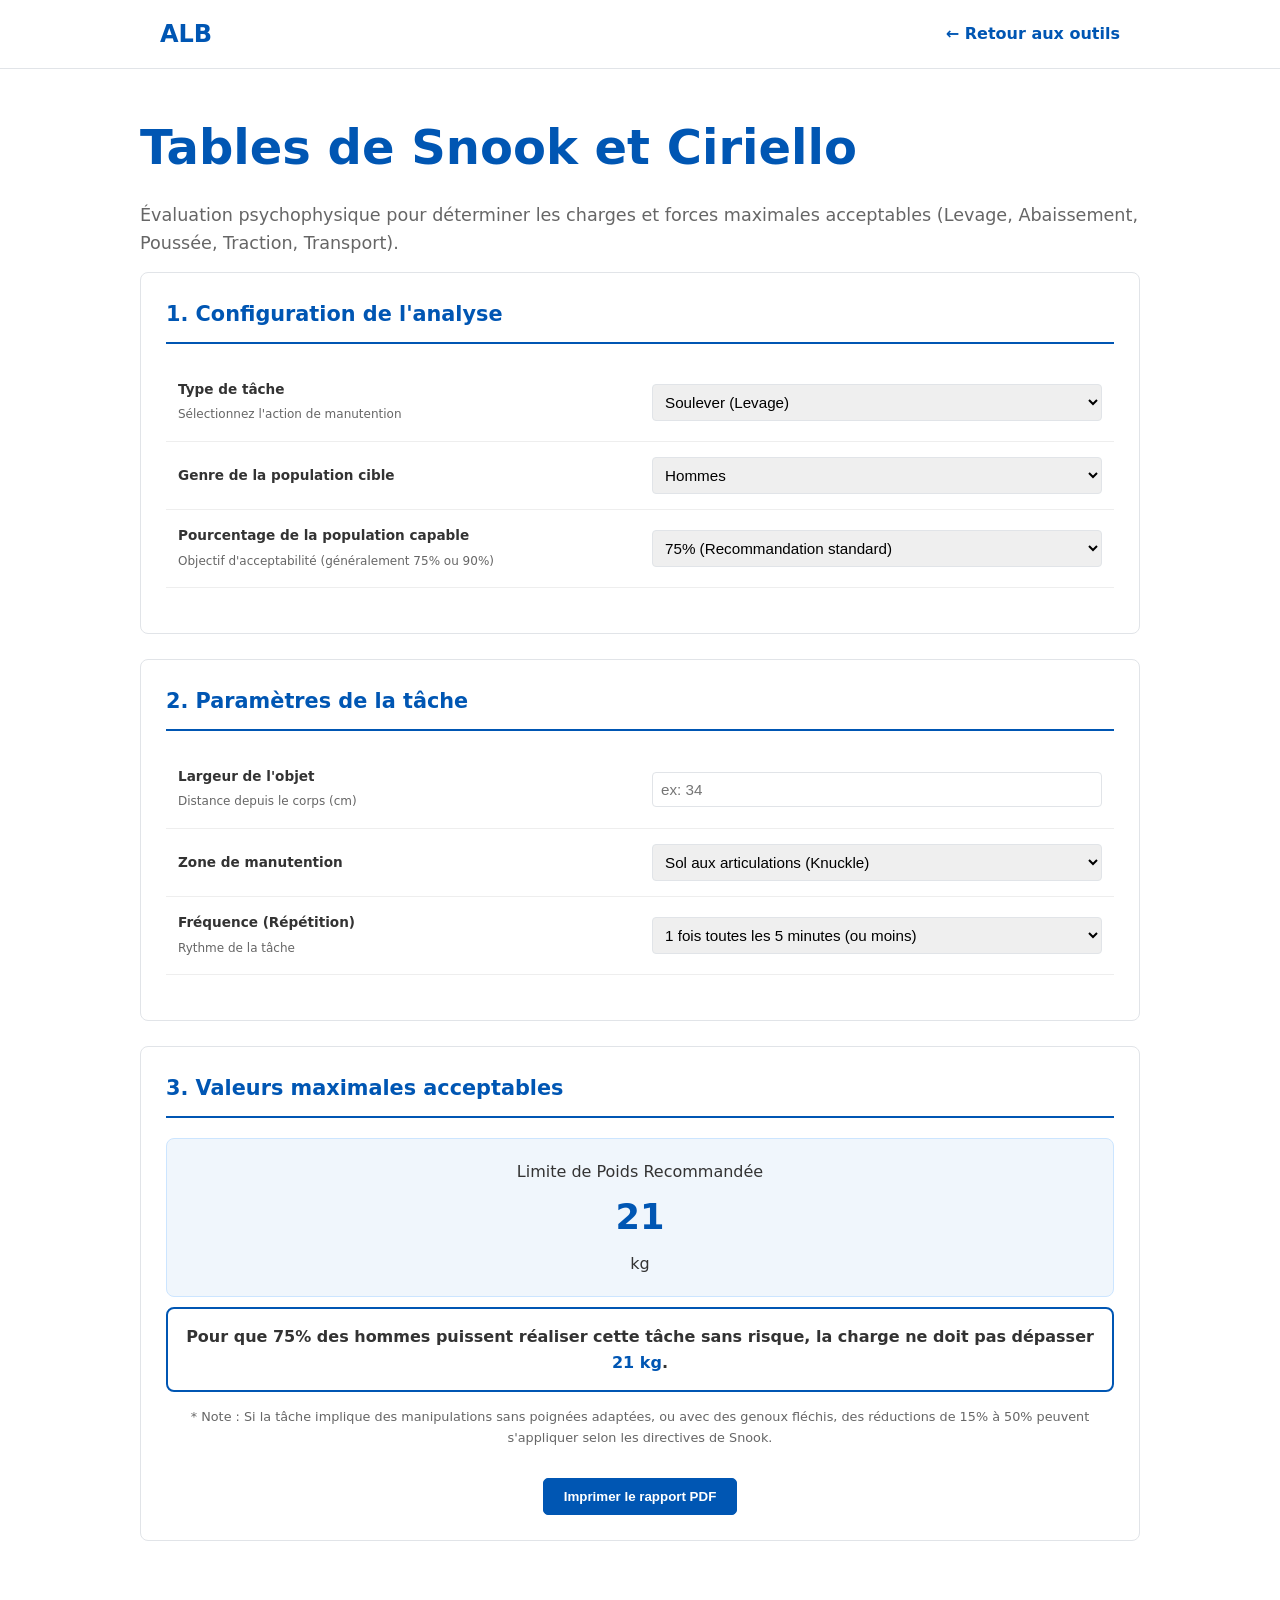
<file: snook.html>
<!DOCTYPE html>
<html lang="fr">
<head>
  <meta charset="UTF-8" />
  <meta name="viewport" content="width=device-width, initial-scale=1.0" />
  <title>Tables de Snook et Ciriello — Arthur Le Boursicot</title>
  <link rel="stylesheet" href="css/style.css" />
  <style>
    /* Styles spécifiques partagés avec l'outil NIOSH */
    .snook-container { padding: 40px 0; }
    .form-box { background: #fff; border: 1px solid var(--border-color); border-radius: 8px; padding: 25px; margin-bottom: 25px; }
    .form-box h3 { border-bottom: 2px solid var(--primary-blue); padding-bottom: 10px; margin-bottom: 20px; font-size: 1.3rem; }
    
    .input-table { width: 100%; border-collapse: collapse; margin-bottom: 20px; }
    .input-table th { text-align: left; padding: 12px; border-bottom: 2px solid var(--border-color); color: var(--primary-blue); font-size: 0.9rem; }
    .input-table td { padding: 15px 12px; border-bottom: 1px solid #eee; vertical-align: middle; }
    .input-table tr:hover { background-color: #fcfdfe; }
    
    .param-info { font-size: 0.85rem; font-weight: bold; color: var(--text-dark); display: block; }
    .param-desc { font-size: 0.75rem; color: var(--text-gray); font-weight: normal; }
    
    .field input, .field select { width: 100%; padding: 8px; border: 1px solid var(--border-color); border-radius: 4px; font-size: 0.95rem; }
    .field input:focus, .field select:focus { border-color: var(--primary-blue); outline: none; box-shadow: 0 0 0 2px var(--light-blue); }

    .grid-3 { display: grid; grid-template-columns: repeat(auto-fit, minmax(200px, 1fr)); gap: 15px; }
    .result-chip { background: var(--bg-light); padding: 20px; border-radius: 8px; text-align: center; border: 1px solid var(--light-blue); }
    .result-val { font-size: 2.2rem; font-weight: bold; color: var(--primary-blue); margin: 5px 0; }
    .verdict-box { padding: 15px; text-align: center; border-radius: 8px; border: 2px solid var(--border-color); margin-top: 10px; font-weight: bold; }
    
    .hidden { display: none !important; }

    @media (max-width: 768px) {
      .input-table, .input-table tr, .input-table td, .input-table th { display: block; width: 100%; }
      .input-table th { display: none; }
      .input-table td { border-bottom: none; padding: 10px 5px; }
      .input-table tr { border-bottom: 2px solid var(--bg-light); padding: 15px 0; }
      .input-table td::before { content: attr(data-label); font-weight: bold; color: var(--primary-blue); display: block; margin-bottom: 5px; font-size: 0.8rem; }
    }
  </style>
</head>
<body>

  <header class="header">
    <nav class="nav container">
      <a href="index.html" class="nav-logo">ALB</a>
      <a href="index.html" class="nav-link">← Retour aux outils</a>
    </nav>
  </header>

  <main class="container snook-container">
    <h1 class="hero-title">Tables de Snook et Ciriello</h1>
    <p>Évaluation psychophysique pour déterminer les charges et forces maximales acceptables (Levage, Abaissement, Poussée, Traction, Transport).</p>

    <div class="form-box">
      <h3>1. Configuration de l'analyse</h3>
      <table class="input-table">
        <tbody>
          <tr>
            <td style="width: 50%;">
              <span class="param-info">Type de tâche</span>
              <span class="param-desc">Sélectionnez l'action de manutention</span>
            </td>
            <td class="field">
              <select id="task_type" onchange="updateUI()">
                <option value="lift">Soulever (Levage)</option>
                <option value="lower">Abaisser</option>
                <option value="push">Pousser</option>
                <option value="pull">Tirer (Traction)</option>
                <option value="carry">Transporter</option>
              </select>
            </td>
          </tr>
          <tr>
            <td>
              <span class="param-info">Genre de la population cible</span>
            </td>
            <td class="field">
              <select id="gender" onchange="calc()">
                <option value="M">Hommes</option>
                <option value="F">Femmes</option>
              </select>
            </td>
          </tr>
          <tr>
            <td>
              <span class="param-info">Pourcentage de la population capable</span>
              <span class="param-desc">Objectif d'acceptabilité (généralement 75% ou 90%)</span>
            </td>
            <td class="field">
              <select id="percentile" onchange="calc()">
                <option value="90">90% (Conception la plus sûre)</option>
                <option value="75" selected>75% (Recommandation standard)</option>
                <option value="50">50%</option>
                <option value="25">25%</option>
                <option value="10">10% (Réservé aux plus forts)</option>
              </select>
            </td>
          </tr>
        </tbody>
      </table>
    </div>

    <div class="form-box">
      <h3>2. Paramètres de la tâche</h3>
      <table class="input-table">
        <tbody>
          <tr class="param-lift">
            <td style="width: 50%;">
              <span class="param-info">Largeur de l'objet</span>
              <span class="param-desc">Distance depuis le corps (cm)</span>
            </td>
            <td class="field"><input type="number" id="width" placeholder="ex: 34" oninput="calc()"></td>
          </tr>
          <tr class="param-lift">
            <td>
              <span class="param-info">Zone de manutention</span>
            </td>
            <td class="field">
              <select id="zone" onchange="calc()">
                <option value="floor_knuckle">Sol aux articulations (Knuckle)</option>
                <option value="knuckle_shoulder">Articulations aux épaules</option>
                <option value="shoulder_reach">Épaules à portée de bras</option>
              </select>
            </td>
          </tr>
          
          <tr class="param-push hidden">
            <td style="width: 50%;">
              <span class="param-info">Hauteur des mains</span>
              <span class="param-desc">Hauteur d'application de la force ou prise (cm)</span>
            </td>
            <td class="field"><input type="number" id="height" placeholder="ex: 95" oninput="calc()"></td>
          </tr>
          <tr class="param-push hidden">
            <td>
              <span class="param-info">Distance de déplacement</span>
              <span class="param-desc">Distance du chariot ou de la marche (m)</span>
            </td>
            <td class="field">
              <select id="distance" onchange="calc()">
                <option value="2.1">2.1 m</option>
                <option value="7.6">7.6 m</option>
                <option value="15.2">15.2 m</option>
                <option value="30.5">30.5 m</option>
              </select>
            </td>
          </tr>

          <tr>
            <td style="width: 50%;">
              <span class="param-info">Fréquence (Répétition)</span>
              <span class="param-desc">Rythme de la tâche</span>
            </td>
            <td class="field">
              <select id="frequency" onchange="calc()">
                <option value="1_per_5_min">1 fois toutes les 5 minutes (ou moins)</option>
                <option value="1_per_min">1 fois par minute</option>
                <option value="4_per_min">4 fois par minute</option>
              </select>
            </td>
          </tr>
        </tbody>
      </table>
    </div>

    <div class="form-box">
      <h3>3. Valeurs maximales acceptables</h3>
      
      <div id="res-weight" class="grid-3">
        <div class="result-chip" style="grid-column: 1 / -1;">
          Limite de Poids Recommandée
          <div class="result-val" id="val-weight">—</div>
          kg
        </div>
      </div>

      <div id="res-force" class="grid-3 hidden">
        <div class="result-chip">
          Force Initiale (Mise en mouvement)
          <div class="result-val" id="val-force-initial">—</div>
          kg
        </div>
        <div class="result-chip">
          Force de Maintien (Soutenue)
          <div class="result-val" id="val-force-sustained">—</div>
          kg
        </div>
      </div>

      <div class="verdict-box" id="verdict">Veuillez renseigner les paramètres pour afficher la recommandation.</div>
      
      <p style="font-size: 0.8rem; color: var(--text-gray); margin-top: 15px; text-align: center;">
        * Note : Si la tâche implique des manipulations sans poignées adaptées, ou avec des genoux fléchis, des réductions de 15% à 50% peuvent s'appliquer selon les directives de Snook.
      </p>

      <div style="text-align: center; margin-top: 30px;">
        <button class="btn btn-primary" onclick="window.print()">Imprimer le rapport PDF</button>
      </div>
    </div>
  </main>

  <script>
    // 1. GESTION DE L'AFFICHAGE DYNAMIQUE DE L'INTERFACE
    function updateUI() {
      const task = document.getElementById('task_type').value;
      
      // Récupérer les lignes du tableau
      const liftFields = document.querySelectorAll('.param-lift');
      const pushFields = document.querySelectorAll('.param-push');
      
      // Récupérer les blocs de résultats
      const resWeight = document.getElementById('res-weight');
      const resForce = document.getElementById('res-force');

      // Réinitialiser
      liftFields.forEach(el => el.classList.add('hidden'));
      pushFields.forEach(el => el.classList.add('hidden'));
      resWeight.classList.add('hidden');
      resForce.classList.add('hidden');

      if(task === 'lift' || task === 'lower') {
        liftFields.forEach(el => el.classList.remove('hidden'));
        resWeight.classList.remove('hidden');
      } 
      else if(task === 'push' || task === 'pull') {
        pushFields.forEach(el => el.classList.remove('hidden'));
        resForce.classList.remove('hidden');
      }
      else if(task === 'carry') {
        // Carry nécessite la hauteur et la distance, et affiche un poids
        pushFields.forEach(el => el.classList.remove('hidden'));
        resWeight.classList.remove('hidden');
      }
      calc();
    }

    // 2. SIMULATION DE LA BASE DE DONNÉES SNOOK (Extrait)
    // Pour que l'outil soit 100% opérationnel, un développeur devra insérer
    // les données des tableaux PDF au format JSON ici.
    function mockSnookLookup(task, gender, percentile) {
        // Voici des valeurs d'exemple tirées des tableaux pour démontrer l'interaction
        // (Levage, Homme/Femme, Sol-Articulations, largeur standard, 1/min)
        if (task === 'lift' || task === 'lower' || task === 'carry') {
            if (gender === 'M' && percentile === '75') return 21;
            if (gender === 'M' && percentile === '90') return 16;
            if (gender === 'F' && percentile === '75') return 14;
            if (gender === 'F' && percentile === '90') return 11;
            return 25; // Valeur par défaut pour le mock
        } else {
            // Pour Push/Pull on renvoie un tableau [Force Initiale, Force Maintien]
            if (gender === 'M' && percentile === '75') return [26, 16];
            if (gender === 'M' && percentile === '90') return [20, 11];
            if (gender === 'F' && percentile === '75') return [18, 12];
            if (gender === 'F' && percentile === '90') return [14, 9];
            return [30, 20];
        }
    }

    // 3. LOGIQUE DE CALCUL ET AFFICHAGE
    function calc() {
      const task = document.getElementById('task_type').value;
      const gender = document.getElementById('gender').value;
      const percentile = document.getElementById('percentile').value;
      
      const verdictBox = document.getElementById('verdict');

      // Appel de la base de données (mock)
      const result = mockSnookLookup(task, gender, percentile);

      // Mise à jour de l'affichage selon le type de résultat
      if (task === 'lift' || task === 'lower' || task === 'carry') {
        document.getElementById('val-weight').textContent = result;
        verdictBox.innerHTML = `Pour que <strong>${percentile}%</strong> des <strong>${gender === 'M' ? 'hommes' : 'femmes'}</strong> puissent réaliser cette tâche sans risque, la charge ne doit pas dépasser <span style="color:var(--primary-blue)">${result} kg</span>.`;
      } else {
        document.getElementById('val-force-initial').textContent = result[0];
        document.getElementById('val-force-sustained').textContent = result[1];
        verdictBox.innerHTML = `Pour satisfaire <strong>${percentile}%</strong> des <strong>${gender === 'M' ? 'hommes' : 'femmes'}</strong>, la force initiale ne doit pas excéder <span style="color:var(--primary-blue)">${result[0]} kg</span>, et la force de maintien <span style="color:var(--primary-blue)">${result[1]} kg</span>.`;
      }
      verdictBox.style.borderColor = 'var(--primary-blue)';
    }

    // Initialisation au chargement
    updateUI();
  </script>
</body>
</html>
</file>
<file: css/style.css>
/* Variables : Thème Blanc & Bleu */
:root {
  --bg-color: #ffffff;
  --bg-light: #f0f6fc;
  --primary-blue: #0056b3;
  --light-blue: #cce5ff;
  --text-dark: #333333;
  --text-gray: #666666;
  --border-color: #e1e4e8;
  --font-main: system-ui, -apple-system, sans-serif;
}

/* Reset de base */
* { margin: 0; padding: 0; box-sizing: border-box; }
html { scroll-behavior: smooth; }
body { font-family: var(--font-main); color: var(--text-dark); background: var(--bg-color); line-height: 1.6; }

.container { max-width: 1000px; margin: 0 auto; padding: 0 20px; }
.bg-light { background-color: var(--bg-light); }
.center-text { text-align: center; }

/* Typographie */
h1, h2, h3 { color: var(--primary-blue); margin-bottom: 15px; }
.hero-title { font-size: 3rem; }
.section-title { font-size: 2rem; margin-bottom: 20px; }
p { color: var(--text-gray); margin-bottom: 15px; font-size: 1.1rem; }

/* Navigation */
.header { position: sticky; top: 0; background: var(--bg-color); border-bottom: 1px solid var(--border-color); z-index: 100; }
.nav { display: flex; justify-content: space-between; align-items: center; padding: 15px 20px; }
.nav-logo { font-size: 1.5rem; font-weight: bold; text-decoration: none; color: var(--primary-blue); }
.nav-links { list-style: none; display: flex; gap: 20px; }
.nav-link { text-decoration: none; color: var(--primary-blue); font-weight: bold; }
.nav-link:hover { color: var(--primary-blue); }
.nav-toggle { display: none; background: none; border: 1px solid var(--border-color); padding: 5px 10px; cursor: pointer; color: var(--primary-blue); }

/* Sections & Boutons */
section { padding: 80px 0; }
.btn { display: inline-block; padding: 10px 20px; text-decoration: none; border-radius: 5px; font-weight: bold; transition: 0.3s; }
.btn-primary { background: var(--primary-blue); color: #fff; border: 1px solid var(--primary-blue); }
.btn-primary:hover { background: #004494; }
.btn-outline { background: transparent; color: var(--primary-blue); border: 1px solid var(--primary-blue); }
.btn-outline:hover { background: var(--light-blue); }
.hero-badge { display: inline-block; padding: 5px 15px; background: var(--light-blue); color: var(--primary-blue); border-radius: 20px; font-size: 0.8rem; font-weight: bold; margin-bottom: 20px; }
.hero-actions, .contact-socials { display: flex; gap: 15px; flex-wrap: wrap; margin-top: 20px; justify-content: inherit; }

/* Grille Projets */
.projects-grid { display: grid; grid-template-columns: repeat(auto-fit, minmax(300px, 1fr)); gap: 30px; margin-top: 40px; }
.project-card { border: 1px solid var(--border-color); border-radius: 8px; overflow: hidden; background: #fff; transition: transform 0.2s; }
.project-card:hover { transform: translateY(-5px); box-shadow: 0 10px 20px rgba(0,0,0,0.05); }
.project-visual { background: var(--bg-light); height: 150px; display: flex; align-items: center; justify-content: center; font-size: 3rem; border-bottom: 1px solid var(--border-color); }
.project-info { padding: 20px; }
.project-tag { font-size: 0.8rem; color: var(--primary-blue); font-weight: bold; text-transform: uppercase; }
.project-link { display: inline-block; margin-top: 10px; color: var(--primary-blue); text-decoration: none; font-weight: bold; }

/* Footer */
.footer { text-align: center; padding: 30px 20px; border-top: 1px solid var(--border-color); font-size: 0.9rem; color: var(--text-gray); }

/* Animation d'apparition */
.reveal { opacity: 0; transform: translateY(20px); transition: 0.6s ease-out; }
.reveal.visible { opacity: 1; transform: translateY(0); }

/* Responsive */
@media (max-width: 768px) {
  .nav-links { display: none; flex-direction: column; width: 100%; position: absolute; top: 60px; left: 0; background: var(--bg-color); padding: 20px; border-bottom: 1px solid var(--border-color); }
  .nav-links.open { display: flex; }
  .nav-toggle { display: block; }
  .hero-title { font-size: 2.2rem; }
  .contact-socials { justify-content: center; }
}

/* Centrage forcé des boutons de contact */
.contact-socials {
  display: flex;
  justify-content: center !important; /* C'est cette commande qui centre parfaitement */
  gap: 15px; /* L'espace entre les boutons */
  flex-wrap: wrap;
}
</file>
